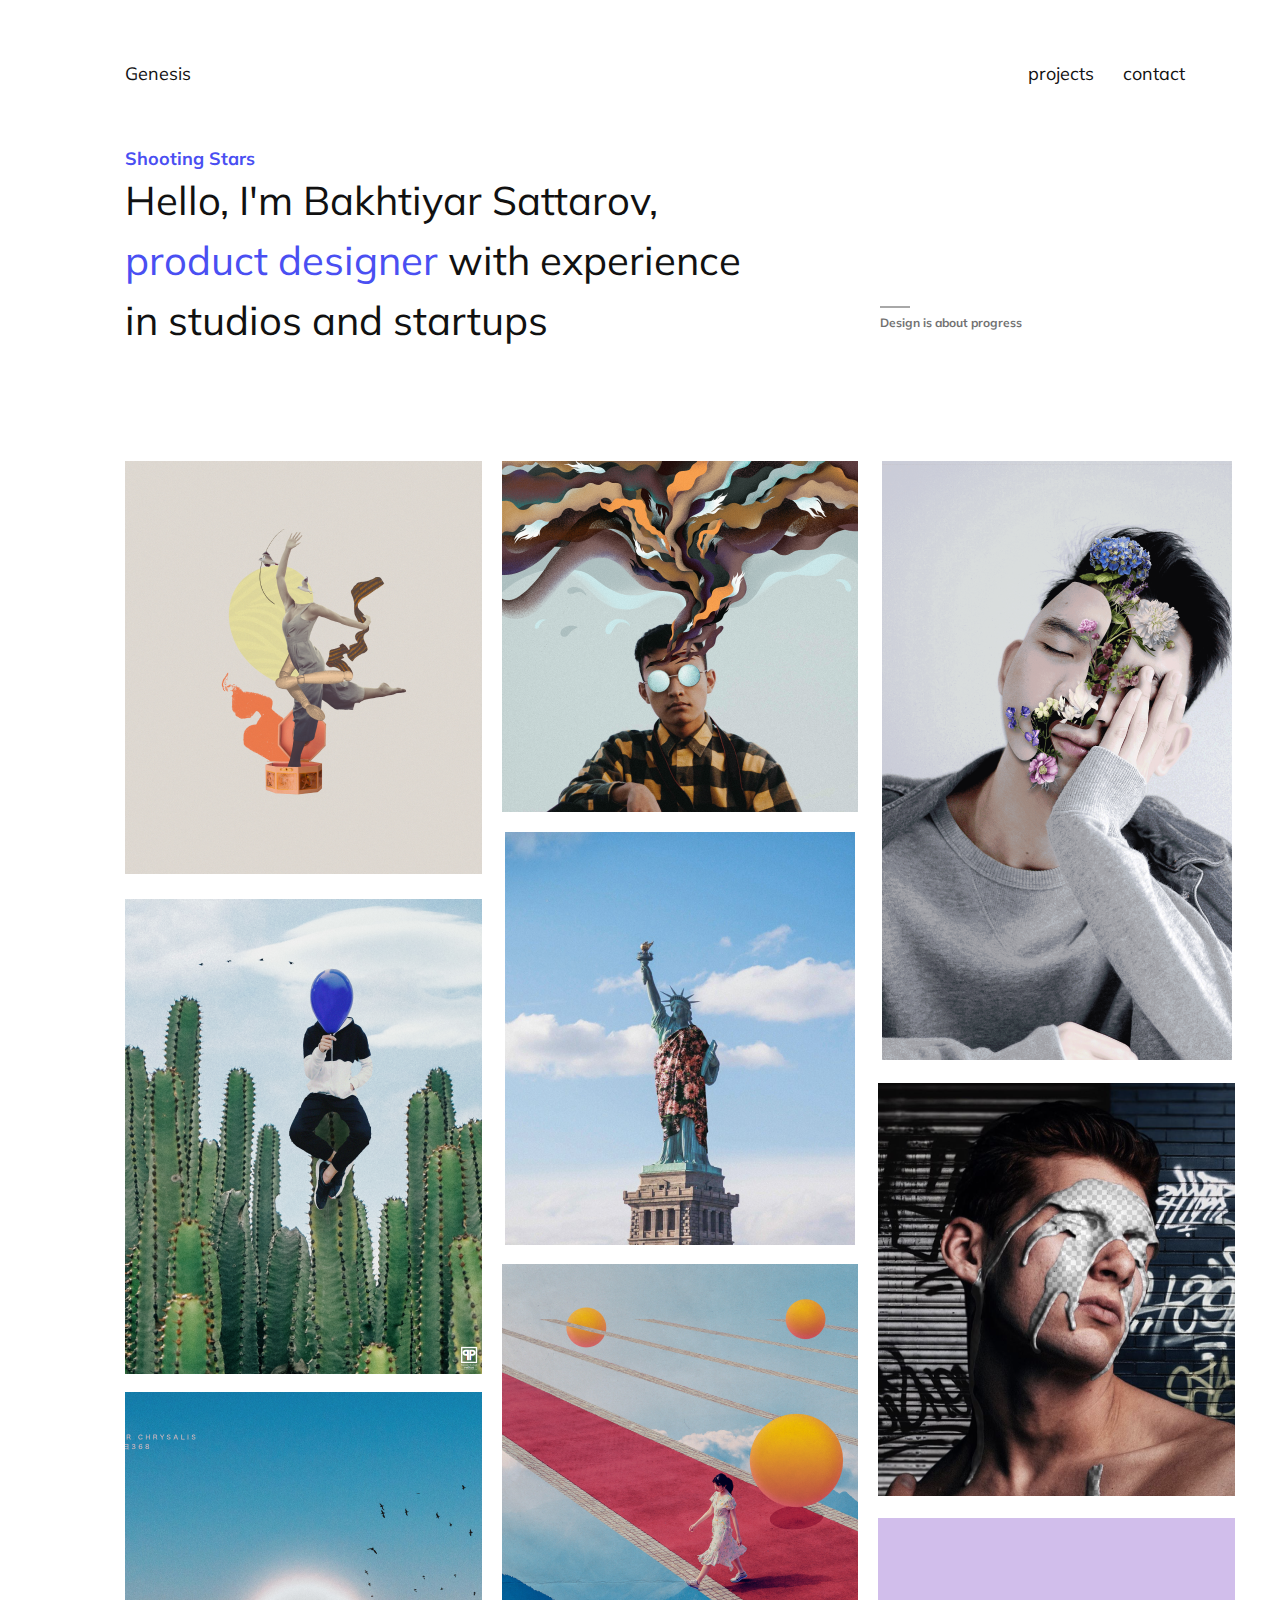
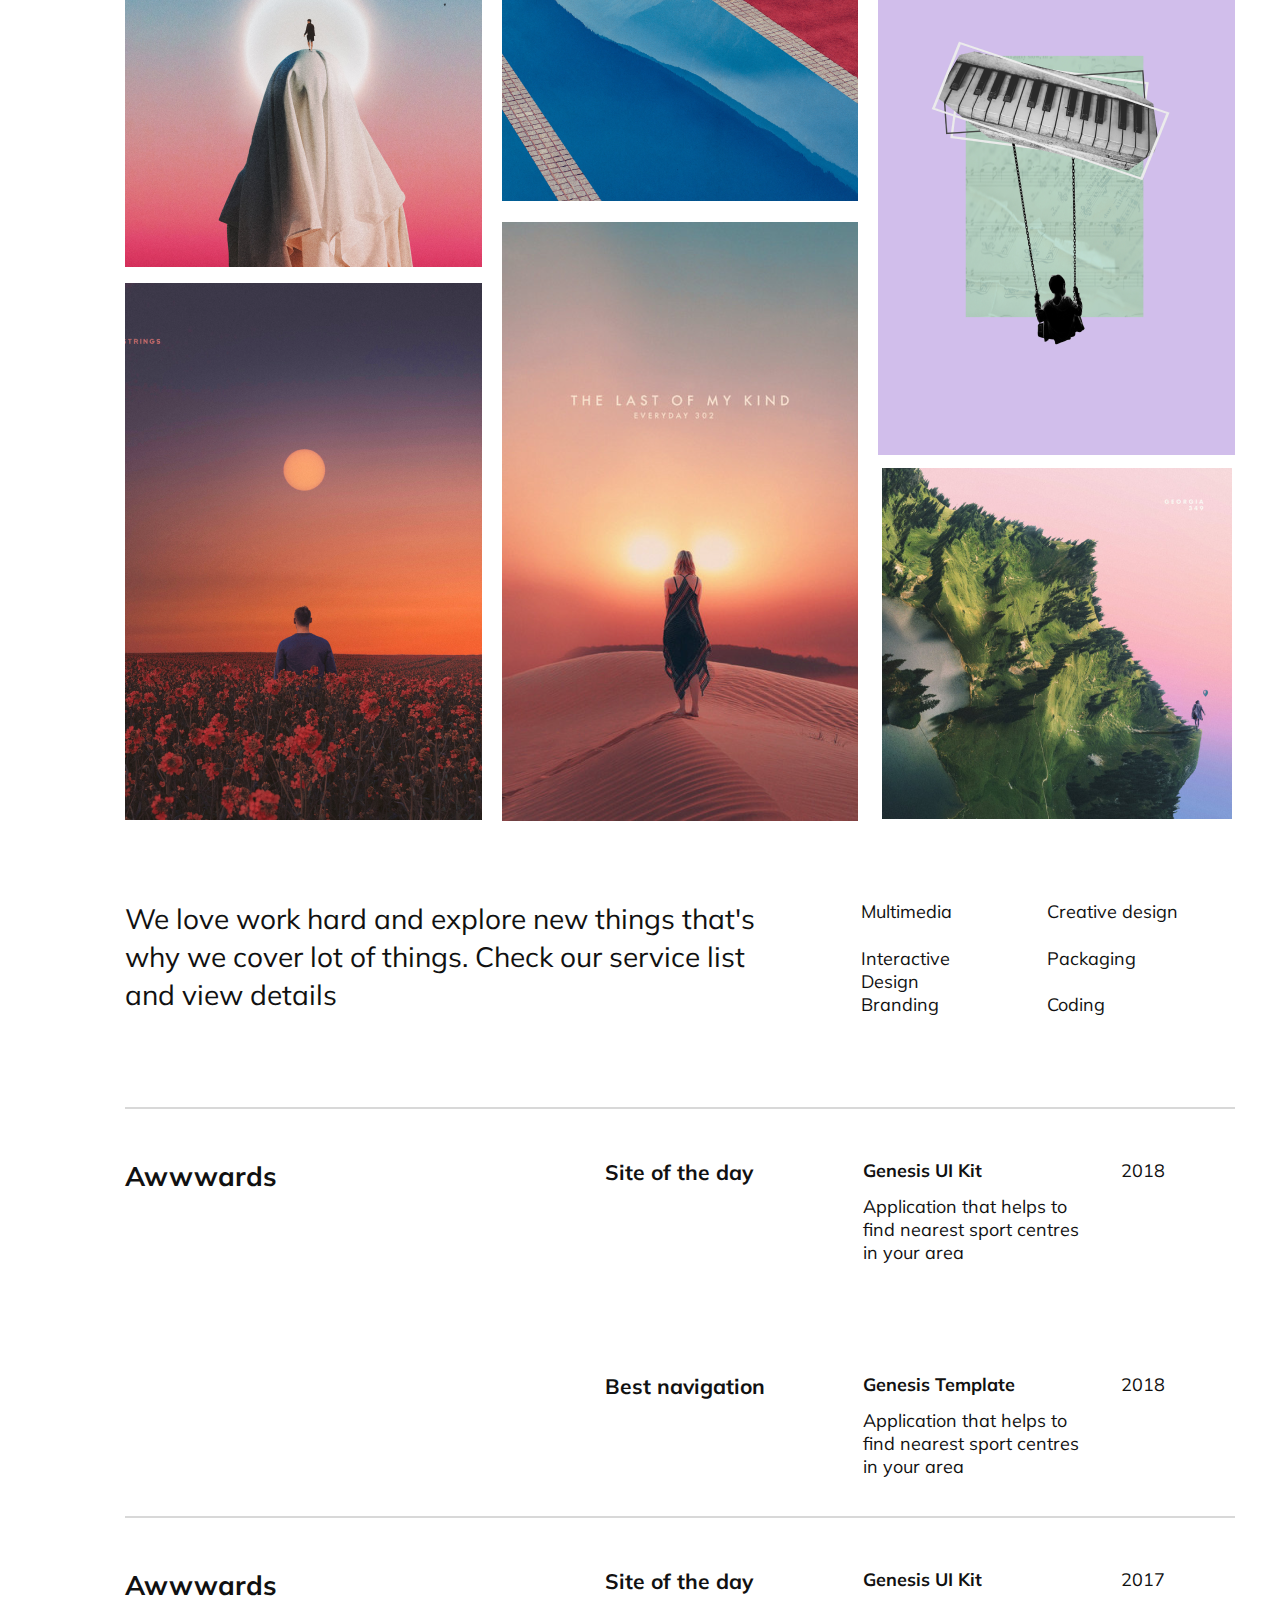
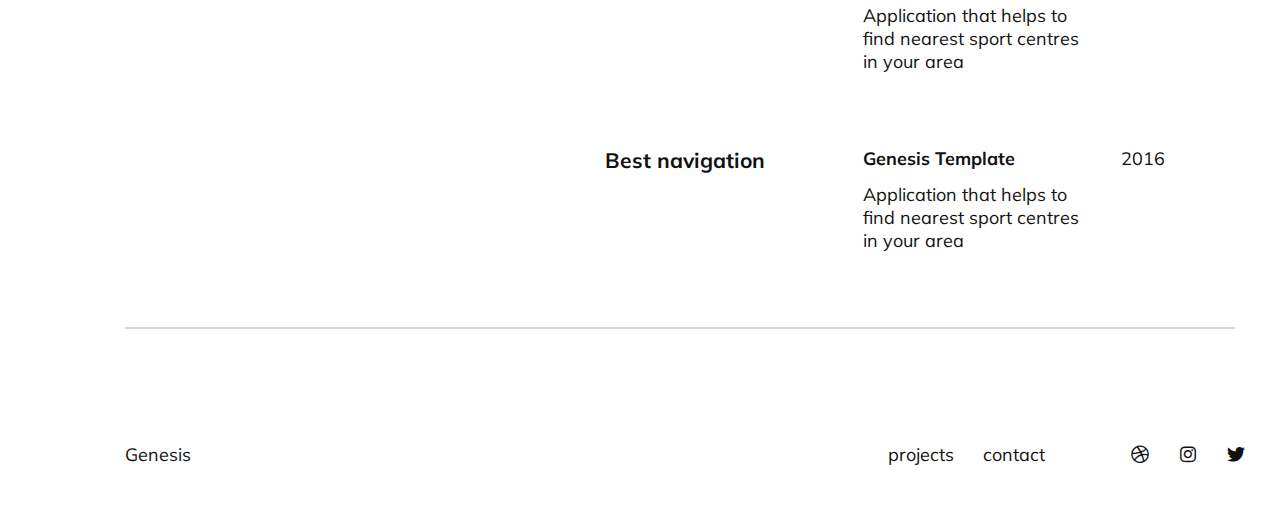
<file: index.html>
<!DOCTYPE html>
<html lang="en">

<head>
    <meta charset="UTF-8">
    <meta http-equiv="X-UA-Compatible" content="IE=edge">
    <meta name="viewport" content="width=device-width, initial-scale=1.0">
    <title>Genesis</title>
    <link rel="preconnect" href="https://fonts.googleapis.com">
    <link rel="preconnect" href="https://fonts.gstatic.com" crossorigin>
    <link href="https://fonts.googleapis.com/css2?family=Mulish&display=swap" rel="stylesheet">
    <link rel="stylesheet" 
    href="https://cdnjs.cloudflare.com/ajax/libs/font-awesome/6.0.0/css/all.min.css">
    <link rel="stylesheet" href="main.css">
</head>

<body>
    <header>
        <nav>
            <a href="index.html">Genesis</a>
            <ul>
                <li><a href="http:projects.html">projects</a></li>
                <li><a href="http:contact.html">contact</a></li>
            </ul>
        </nav>
    </header>
    <section class="sect-one">
        <h4>Shooting Stars</h4>
        <div class="sect-one__text">
            <p>Hello, I'm Bakhtiyar Sattarov, <span>product designer</span> with experience in studios and startups</p>
            <h6>Design is about progress</h6>
        </div>
    </section>
    <section class="sect-two">
        <div class="pic-1"><img src="images/img-one.png" alt=""></div>
        <div class="pic-2"><img src="images/img-two.png" alt=""></div>
        <div class="pic-3"><img src="images/img-three.png" alt=""></div>
        <div class="pic-4"><img src="images/img-four.png" alt=""></div>
        <div class="pic-5"><img src="images/img-five.png" alt=""></div>
        <div class="pic-6"><img src="images/img-sex.png" alt=""></div>
        <div class="pic-7"><img src="images/img-seven.png" alt=""></div>
        <div class="pic-8"><img src="images/img-eight.png" alt=""></div>
        <div class="pic-9"><img src="images/img-nine.png" alt=""></div>
        <div class="pic-10"><img src="images/img-ten.png" alt=""></div>
        <div class="pic-11"><img src="images/img-eleven.png" alt=""></div>
        <div class="pic-12"><img src="images/img-twelve.png" alt=""></div>
    </section>
    <section class="sect-three">
        <p class="sect-three__para-1">We love work hard and explore new things that's why we cover lot of things. Check
            our service list and view details</p>
        <p>Multimedia</p>
        <p>Creative design</p>
        <p class="sect-three__para-4">Interactive Design</p>
        <p class="sect-three__para-5">Packaging</p>
        <p class="sect-three__para-6">Branding</p>
        <p class="sect-three__para-7">Coding</p>
    </section>
    <section class="sect-four">
        <h2>Awwwards</h2>
        <h3>Site of the day</h3>
        <h4>Genesis UI Kit</h4>
        <p>2018</p>
        <p class="sect-four__para-1">Application that helps to find nearest sport centres in your area</p>
        <h3 class="sect-four__title">Best navigation</h3>
        <h4 class="sect-four__sub-title">Genesis Template</h4>
        <p class="sect-four__para-2">2018</p>
        <p class="sect-four__para-3">Application that helps to find nearest sport centres in your area</p>
    </section>
    <section class="sect-five">
        <h2>Awwwards</h2>
        <h3>Site of the day</h3>
        <h4>Genesis UI Kit</h4>
        <p>2017</p>
        <p class="sect-five__para-1">Application that helps to find nearest sport centres in your area</p>
        <h3 class="sect-five__title">Best navigation</h3>
        <h4 class="sect-five__sub-title">Genesis Template</h4>
        <p class="sect-five__para-2">Application that helps to find nearest sport centres in your area</p>
        <p class="sect-five__para-3">2016</p>
    </section>
    <footer>
        <div class="footer-menu">
            <a href="index.html">Genesis</a>
            <ul>
                <li><a href="http:projects.html">projects</a></li>
                <li><a href="http:contact.html">contact</a></li>
                <div class="footer-icons">
                    <a href="https://dribbble.com/" target="_blank"><i class="fa-brands fa-dribbble"></i></a>
                    <a href="http://www.instagram.com/" target="_blank"><i class="fa-brands fa-instagram"></i></a>
                    <a href="https://www.twitter.com/" target="_blank"><i class="fa-brands fa-twitter"></i></a>
                </div>
            </ul>
        </div>
    </footer>
</body>

</html>
</file>
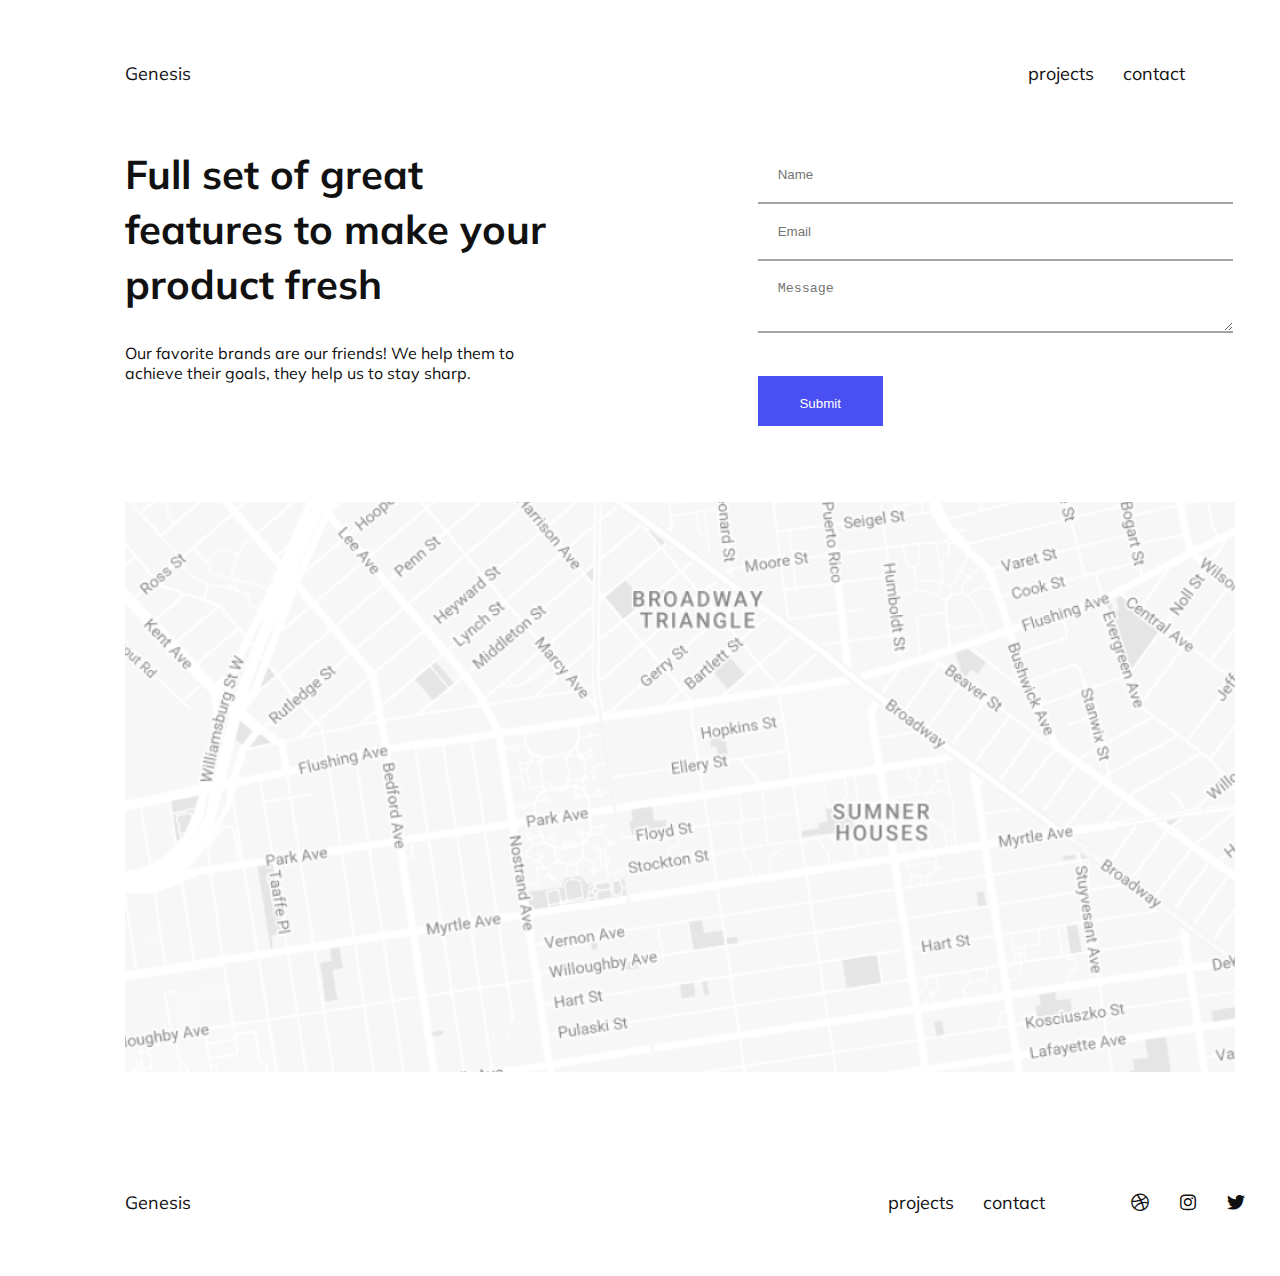
<file: contact.html>
<!DOCTYPE html>
<html lang="en">

<head>
    <meta charset="UTF-8">
    <meta http-equiv="X-UA-Compatible" content="IE=edge">
    <meta name="viewport" content="width=device-width, initial-scale=1.0">
    <title>Genesis</title>
    <link rel="preconnect" href="https://fonts.googleapis.com">
    <link rel="preconnect" href="https://fonts.gstatic.com" crossorigin>
    <link href="https://fonts.googleapis.com/css2?family=Mulish&display=swap" rel="stylesheet">
    <link rel="stylesheet" href="https://cdnjs.cloudflare.com/ajax/libs/font-awesome/6.0.0/css/all.min.css">
    <link rel="stylesheet" href="contact.css">
</head>

<body>
    <header>
        <nav>
            <a href="index.html">Genesis</a>
            <ul>
                <li><a href="http:projects.html">projects</a></li>
                <li><a href="http:contacts.html">contact</a></li>
            </ul>
        </nav>
    </header>
    <section class="sect-one">
        <div>
            <h1>Full set of great features to make your product fresh</h1>
            <p>Our favorite brands are our friends! We help them to achieve their goals, they help us to stay sharp.</p>
        </div>
        <form action="/action_page.php" target="_blank">
            <label for="fname"></label>
            <input type="text" id="name" name="name" value="" placeholder="name" required>
            <label for="email"></label>
            <input type="email" id="email" name="email" placeholder="email" required>
            <textarea name="message" id="message" placeholder="message"></textarea>
            <input type="submit" value="Submit">
        </form>
    </section>
    <section class="sect-two">
        <img src="./images/Map.png" alt="map">
    </section>
    <footer>
        <div class="footer-menu">
            <a href="index.html">Genesis</a>
            <ul>
                <li><a href="http:projects.html">projects</a></li>
                <li><a href="http:contact.html">contact</a></li>
                <div class="footer-icons">
                    <a href="https://dribbble.com/" target="_blank"><i class="fa-brands fa-dribbble"></i></a>
                    <a href="http://www.instagram.com/" target="_blank"><i class="fa-brands fa-instagram"></i></a>
                    <a href="https://www.twitter.com/" target="_blank"><i class="fa-brands fa-twitter"></i></a>
                </div>
            </ul>
        </div>
    </footer>
</body>

</html>
</file>
<file: main.css>
header {
  max-width: 1000px;
  margin: 62px 0px;
}
header nav {
  display: -webkit-box;
  display: -ms-flexbox;
  display: flex;
  -webkit-box-pack: justify;
      -ms-flex-pack: justify;
          justify-content: space-between;
}
header nav ul {
  list-style-type: none;
  display: -webkit-box;
  display: -ms-flexbox;
  display: flex;
  position: relative;
  left: 60px;
}
header nav ul li {
  margin-left: 29px;
}
header nav a {
  text-decoration: none;
  color: #111111;
}
header nav a:hover {
  color: #4A4FF2;
  text-decoration: underline;
}

footer {
  max-width: 1000px;
  margin: 62px 0px;
}
footer .footer-menu {
  display: -webkit-box;
  display: -ms-flexbox;
  display: flex;
  -webkit-box-pack: justify;
      -ms-flex-pack: justify;
          justify-content: space-between;
  margin-top: 114px;
}
footer .footer-menu ul {
  list-style-type: none;
  display: -webkit-box;
  display: -ms-flexbox;
  display: flex;
  position: relative;
  left: 60px;
}
footer .footer-menu ul li {
  margin-left: 29px;
}
footer .footer-menu a {
  text-decoration: none;
  color: #111111;
}
footer .footer-menu a:hover {
  color: #4A4FF2;
  text-decoration: underline;
}

.footer-icons {
  position: relative;
  left: 60px;
}
.footer-icons i {
  margin-left: 26px;
}

* {
  -webkit-box-sizing: border-box;
          box-sizing: border-box;
  padding: 0px;
  margin: 0px;
}

body {
  background-color: #ffff;
  font-family: "Mulish", sans-serif;
  font-size: 18px;
  color: #111111;
  padding: 0px 125px;
}

.sect-one h4 {
  color: #4A4FF2;
}
.sect-one p {
  font-size: 40px;
  line-height: 60px;
  width: 635px;
  height: 191px;
}
.sect-one span {
  color: #4A4FF2;
}
.sect-one h6 {
  position: relative;
  top: 145px;
  left: 120px;
  opacity: 60%;
}
.sect-one__text {
  display: -webkit-box;
  display: -ms-flexbox;
  display: flex;
}

h6::after {
  content: "";
  background-color: #111111;
  opacity: 60%;
  position: absolute;
  top: -9px;
  left: 0;
  height: 2px;
  width: 30px;
}

.sect-two {
  width: 1110px;
  height: 1960px;
  display: -ms-grid;
  display: grid;
  margin-top: 100px;
  -ms-grid-rows: 17.9% 20px 2.4% 20px 8.4% 20px 8.2% 20px 5.5% 20px 5.4% 20px 14.5% 20px 2.1% 20px 8.4% 20px 18%;
  grid-template-rows: 17.9% 2.4% 8.4% 8.2% 5.5% 5.4% 14.5% 2.1% 8.4% 18%;
  -ms-grid-columns: 1fr 20px 1fr 20px 1fr;
  grid-template-columns: 1fr 1fr 1fr;
  gap: 20px;
  justify-items: center;
}

.sect-two > *:nth-child(1) {
  -ms-grid-row: 1;
  -ms-grid-column: 1;
}

.sect-two > *:nth-child(2) {
  -ms-grid-row: 1;
  -ms-grid-column: 3;
}

.sect-two > *:nth-child(3) {
  -ms-grid-row: 1;
  -ms-grid-column: 5;
}

.sect-two > *:nth-child(4) {
  -ms-grid-row: 3;
  -ms-grid-column: 1;
}

.sect-two > *:nth-child(5) {
  -ms-grid-row: 3;
  -ms-grid-column: 3;
}

.sect-two > *:nth-child(6) {
  -ms-grid-row: 3;
  -ms-grid-column: 5;
}

.sect-two > *:nth-child(7) {
  -ms-grid-row: 5;
  -ms-grid-column: 1;
}

.sect-two > *:nth-child(8) {
  -ms-grid-row: 5;
  -ms-grid-column: 3;
}

.sect-two > *:nth-child(9) {
  -ms-grid-row: 5;
  -ms-grid-column: 5;
}

.sect-two > *:nth-child(10) {
  -ms-grid-row: 7;
  -ms-grid-column: 1;
}

.sect-two > *:nth-child(11) {
  -ms-grid-row: 7;
  -ms-grid-column: 3;
}

.sect-two > *:nth-child(12) {
  -ms-grid-row: 7;
  -ms-grid-column: 5;
}

.sect-two > *:nth-child(13) {
  -ms-grid-row: 9;
  -ms-grid-column: 1;
}

.sect-two > *:nth-child(14) {
  -ms-grid-row: 9;
  -ms-grid-column: 3;
}

.sect-two > *:nth-child(15) {
  -ms-grid-row: 9;
  -ms-grid-column: 5;
}

.sect-two > *:nth-child(16) {
  -ms-grid-row: 11;
  -ms-grid-column: 1;
}

.sect-two > *:nth-child(17) {
  -ms-grid-row: 11;
  -ms-grid-column: 3;
}

.sect-two > *:nth-child(18) {
  -ms-grid-row: 11;
  -ms-grid-column: 5;
}

.sect-two > *:nth-child(19) {
  -ms-grid-row: 13;
  -ms-grid-column: 1;
}

.sect-two > *:nth-child(20) {
  -ms-grid-row: 13;
  -ms-grid-column: 3;
}

.sect-two > *:nth-child(21) {
  -ms-grid-row: 13;
  -ms-grid-column: 5;
}

.sect-two > *:nth-child(22) {
  -ms-grid-row: 15;
  -ms-grid-column: 1;
}

.sect-two > *:nth-child(23) {
  -ms-grid-row: 15;
  -ms-grid-column: 3;
}

.sect-two > *:nth-child(24) {
  -ms-grid-row: 15;
  -ms-grid-column: 5;
}

.sect-two > *:nth-child(25) {
  -ms-grid-row: 17;
  -ms-grid-column: 1;
}

.sect-two > *:nth-child(26) {
  -ms-grid-row: 17;
  -ms-grid-column: 3;
}

.sect-two > *:nth-child(27) {
  -ms-grid-row: 17;
  -ms-grid-column: 5;
}

.sect-two > *:nth-child(28) {
  -ms-grid-row: 19;
  -ms-grid-column: 1;
}

.sect-two > *:nth-child(29) {
  -ms-grid-row: 19;
  -ms-grid-column: 3;
}

.sect-two > *:nth-child(30) {
  -ms-grid-row: 19;
  -ms-grid-column: 5;
}
.sect-two:hover {
  opacity: 0.8;
  cursor: pointer;
}
.sect-two .pic-1 {
  -ms-grid-row: 1;
  -ms-grid-row-span: 2;
  -ms-grid-column: 1;
  -ms-grid-column-span: 1;
  grid-area: 1/1/3/2;
}
.sect-two .pic-2 {
  -ms-grid-row: 1;
  -ms-grid-row-span: 1;
  -ms-grid-column: 2;
  -ms-grid-column-span: 1;
  grid-area: 1/2/2/3;
}
.sect-two .pic-3 {
  -ms-grid-row: 1;
  -ms-grid-row-span: 3;
  -ms-grid-column: 3;
  -ms-grid-column-span: 1;
  grid-area: 1/3/4/4;
}
.sect-two .pic-4 {
  -ms-grid-row: 3;
  -ms-grid-row-span: 3;
  -ms-grid-column: 1;
  -ms-grid-column-span: 1;
  grid-area: 3/1/6/2;
}
.sect-two .pic-5 {
  -ms-grid-row: 2;
  -ms-grid-row-span: 3;
  -ms-grid-column: 2;
  -ms-grid-column-span: 1;
  grid-area: 2/2/5/3;
}
.sect-two .pic-6 {
  -ms-grid-row: 4;
  -ms-grid-row-span: 3;
  -ms-grid-column: 3;
  -ms-grid-column-span: 1;
  grid-area: 4/3/7/4;
}
.sect-two .pic-7 {
  -ms-grid-row: 6;
  -ms-grid-row-span: 3;
  -ms-grid-column: 1;
  -ms-grid-column-span: 1;
  grid-area: 6/1/9/2;
}
.sect-two .pic-8 {
  -ms-grid-row: 5;
  -ms-grid-row-span: 3;
  -ms-grid-column: 2;
  -ms-grid-column-span: 1;
  grid-area: 5/2/8/3;
}
.sect-two .pic-9 {
  -ms-grid-row: 7;
  -ms-grid-row-span: 3;
  -ms-grid-column: 3;
  -ms-grid-column-span: 1;
  grid-area: 7/3/10/4;
}
.sect-two .pic-10 {
  -ms-grid-row: 9;
  -ms-grid-row-span: 2;
  -ms-grid-column: 1;
  -ms-grid-column-span: 1;
  grid-area: 9/1/11/2;
}
.sect-two .pic-11 {
  -ms-grid-row: 8;
  -ms-grid-row-span: 3;
  -ms-grid-column: 2;
  -ms-grid-column-span: 1;
  grid-area: 8/2/11/3;
}
.sect-two .pic-12 {
  -ms-grid-row: 10;
  -ms-grid-row-span: 1;
  -ms-grid-column: 3;
  -ms-grid-column-span: 1;
  grid-area: 10/3/11/4;
}

.sect-three {
  width: 1000px;
  height: 106px;
  margin-top: 79px;
  display: -ms-grid;
  display: grid;
  -ms-grid-columns: 70% 2em 15% 2em 15%;
  grid-template-columns: 70% 15% 15%;
  -ms-grid-rows: 10% 2em 10% 2em 10% 2em 10% 2em 10% 2em 10% 2em 10% 2em 10% 2em 10% 2em 10%;
  grid-template-rows: repeat(10, 10%);
  gap: 2em;
}

.sect-three > *:nth-child(1) {
  -ms-grid-row: 1;
  -ms-grid-column: 1;
}

.sect-three > *:nth-child(2) {
  -ms-grid-row: 1;
  -ms-grid-column: 3;
}

.sect-three > *:nth-child(3) {
  -ms-grid-row: 1;
  -ms-grid-column: 5;
}

.sect-three > *:nth-child(4) {
  -ms-grid-row: 3;
  -ms-grid-column: 1;
}

.sect-three > *:nth-child(5) {
  -ms-grid-row: 3;
  -ms-grid-column: 3;
}

.sect-three > *:nth-child(6) {
  -ms-grid-row: 3;
  -ms-grid-column: 5;
}

.sect-three > *:nth-child(7) {
  -ms-grid-row: 5;
  -ms-grid-column: 1;
}

.sect-three > *:nth-child(8) {
  -ms-grid-row: 5;
  -ms-grid-column: 3;
}

.sect-three > *:nth-child(9) {
  -ms-grid-row: 5;
  -ms-grid-column: 5;
}

.sect-three > *:nth-child(10) {
  -ms-grid-row: 7;
  -ms-grid-column: 1;
}

.sect-three > *:nth-child(11) {
  -ms-grid-row: 7;
  -ms-grid-column: 3;
}

.sect-three > *:nth-child(12) {
  -ms-grid-row: 7;
  -ms-grid-column: 5;
}

.sect-three > *:nth-child(13) {
  -ms-grid-row: 9;
  -ms-grid-column: 1;
}

.sect-three > *:nth-child(14) {
  -ms-grid-row: 9;
  -ms-grid-column: 3;
}

.sect-three > *:nth-child(15) {
  -ms-grid-row: 9;
  -ms-grid-column: 5;
}

.sect-three > *:nth-child(16) {
  -ms-grid-row: 11;
  -ms-grid-column: 1;
}

.sect-three > *:nth-child(17) {
  -ms-grid-row: 11;
  -ms-grid-column: 3;
}

.sect-three > *:nth-child(18) {
  -ms-grid-row: 11;
  -ms-grid-column: 5;
}

.sect-three > *:nth-child(19) {
  -ms-grid-row: 13;
  -ms-grid-column: 1;
}

.sect-three > *:nth-child(20) {
  -ms-grid-row: 13;
  -ms-grid-column: 3;
}

.sect-three > *:nth-child(21) {
  -ms-grid-row: 13;
  -ms-grid-column: 5;
}

.sect-three > *:nth-child(22) {
  -ms-grid-row: 15;
  -ms-grid-column: 1;
}

.sect-three > *:nth-child(23) {
  -ms-grid-row: 15;
  -ms-grid-column: 3;
}

.sect-three > *:nth-child(24) {
  -ms-grid-row: 15;
  -ms-grid-column: 5;
}

.sect-three > *:nth-child(25) {
  -ms-grid-row: 17;
  -ms-grid-column: 1;
}

.sect-three > *:nth-child(26) {
  -ms-grid-row: 17;
  -ms-grid-column: 3;
}

.sect-three > *:nth-child(27) {
  -ms-grid-row: 17;
  -ms-grid-column: 5;
}

.sect-three > *:nth-child(28) {
  -ms-grid-row: 19;
  -ms-grid-column: 1;
}

.sect-three > *:nth-child(29) {
  -ms-grid-row: 19;
  -ms-grid-column: 3;
}

.sect-three > *:nth-child(30) {
  -ms-grid-row: 19;
  -ms-grid-column: 5;
}

.sect-three__para-4 {
  -ms-grid-row: 2;
  -ms-grid-row-span: 1;
  -ms-grid-column: 2;
  -ms-grid-column-span: 1;
  grid-area: 2/2/3/3;
}

.sect-three__para-5 {
  -ms-grid-row: 2;
  -ms-grid-row-span: 1;
  -ms-grid-column: 3;
  -ms-grid-column-span: 1;
  grid-area: 2/3/3/4;
}

.sect-three__para-6 {
  -ms-grid-row: 3;
  -ms-grid-row-span: 1;
  -ms-grid-column: 2;
  -ms-grid-column-span: 1;
  grid-area: 3/2/4/3;
}

.sect-three__para-7 {
  -ms-grid-row: 3;
  -ms-grid-row-span: 1;
  -ms-grid-column: 3;
  grid-area: 3/3/4/3;
}

.sect-three__para-1 {
  width: 635px;
  height: 106px;
  font-family: "Mulish", sans-serif;
  font-style: bold;
  font-size: 28px;
  line-height: 38px;
}

.sect-four {
  width: 1110px;
  height: 411px;
  margin-top: 101px;
  border-top: 2px solid #D8D8D8;
  border-bottom: 2px solid #D8D8D8;
  padding-top: 50px;
  display: -ms-grid;
  display: grid;
  -ms-grid-columns: 40% 2em 20% 2em 20% 2em 20%;
  grid-template-columns: 40% 20% 20% 20%;
  -ms-grid-rows: (10%)[10];
  grid-template-rows: repeat(10, 10%);
  -webkit-column-gap: 2em;
     -moz-column-gap: 2em;
          column-gap: 2em;
}

.sect-four > *:nth-child(1) {
  -ms-grid-row: 1;
  -ms-grid-column: 1;
}

.sect-four > *:nth-child(2) {
  -ms-grid-row: 1;
  -ms-grid-column: 3;
}

.sect-four > *:nth-child(3) {
  -ms-grid-row: 1;
  -ms-grid-column: 5;
}

.sect-four > *:nth-child(4) {
  -ms-grid-row: 1;
  -ms-grid-column: 7;
}

.sect-four > *:nth-child(5) {
  -ms-grid-row: 2;
  -ms-grid-column: 1;
}

.sect-four > *:nth-child(6) {
  -ms-grid-row: 2;
  -ms-grid-column: 3;
}

.sect-four > *:nth-child(7) {
  -ms-grid-row: 2;
  -ms-grid-column: 5;
}

.sect-four > *:nth-child(8) {
  -ms-grid-row: 2;
  -ms-grid-column: 7;
}

.sect-four > *:nth-child(9) {
  -ms-grid-row: 3;
  -ms-grid-column: 1;
}

.sect-four > *:nth-child(10) {
  -ms-grid-row: 3;
  -ms-grid-column: 3;
}

.sect-four > *:nth-child(11) {
  -ms-grid-row: 3;
  -ms-grid-column: 5;
}

.sect-four > *:nth-child(12) {
  -ms-grid-row: 3;
  -ms-grid-column: 7;
}

.sect-four > *:nth-child(13) {
  -ms-grid-row: 4;
  -ms-grid-column: 1;
}

.sect-four > *:nth-child(14) {
  -ms-grid-row: 4;
  -ms-grid-column: 3;
}

.sect-four > *:nth-child(15) {
  -ms-grid-row: 4;
  -ms-grid-column: 5;
}

.sect-four > *:nth-child(16) {
  -ms-grid-row: 4;
  -ms-grid-column: 7;
}

.sect-four > *:nth-child(17) {
  -ms-grid-row: 5;
  -ms-grid-column: 1;
}

.sect-four > *:nth-child(18) {
  -ms-grid-row: 5;
  -ms-grid-column: 3;
}

.sect-four > *:nth-child(19) {
  -ms-grid-row: 5;
  -ms-grid-column: 5;
}

.sect-four > *:nth-child(20) {
  -ms-grid-row: 5;
  -ms-grid-column: 7;
}

.sect-four > *:nth-child(21) {
  -ms-grid-row: 6;
  -ms-grid-column: 1;
}

.sect-four > *:nth-child(22) {
  -ms-grid-row: 6;
  -ms-grid-column: 3;
}

.sect-four > *:nth-child(23) {
  -ms-grid-row: 6;
  -ms-grid-column: 5;
}

.sect-four > *:nth-child(24) {
  -ms-grid-row: 6;
  -ms-grid-column: 7;
}

.sect-four > *:nth-child(25) {
  -ms-grid-row: 7;
  -ms-grid-column: 1;
}

.sect-four > *:nth-child(26) {
  -ms-grid-row: 7;
  -ms-grid-column: 3;
}

.sect-four > *:nth-child(27) {
  -ms-grid-row: 7;
  -ms-grid-column: 5;
}

.sect-four > *:nth-child(28) {
  -ms-grid-row: 7;
  -ms-grid-column: 7;
}

.sect-four > *:nth-child(29) {
  -ms-grid-row: 8;
  -ms-grid-column: 1;
}

.sect-four > *:nth-child(30) {
  -ms-grid-row: 8;
  -ms-grid-column: 3;
}

.sect-four > *:nth-child(31) {
  -ms-grid-row: 8;
  -ms-grid-column: 5;
}

.sect-four > *:nth-child(32) {
  -ms-grid-row: 8;
  -ms-grid-column: 7;
}

.sect-four > *:nth-child(33) {
  -ms-grid-row: 9;
  -ms-grid-column: 1;
}

.sect-four > *:nth-child(34) {
  -ms-grid-row: 9;
  -ms-grid-column: 3;
}

.sect-four > *:nth-child(35) {
  -ms-grid-row: 9;
  -ms-grid-column: 5;
}

.sect-four > *:nth-child(36) {
  -ms-grid-row: 9;
  -ms-grid-column: 7;
}

.sect-four > *:nth-child(37) {
  -ms-grid-row: 10;
  -ms-grid-column: 1;
}

.sect-four > *:nth-child(38) {
  -ms-grid-row: 10;
  -ms-grid-column: 3;
}

.sect-four > *:nth-child(39) {
  -ms-grid-row: 10;
  -ms-grid-column: 5;
}

.sect-four > *:nth-child(40) {
  -ms-grid-row: 10;
  -ms-grid-column: 7;
}

.sect-four__para-1 {
  -ms-grid-row: 2;
  -ms-grid-row-span: 1;
  -ms-grid-column: 3;
  -ms-grid-column-span: 1;
  grid-area: 2/3/3/4;
}

.sect-four__title {
  -ms-grid-row: 7;
  -ms-grid-row-span: 1;
  -ms-grid-column: 2;
  -ms-grid-column-span: 1;
  grid-area: 7/2/8/3;
}

.sect-four__sub-title {
  -ms-grid-row: 7;
  -ms-grid-row-span: 1;
  -ms-grid-column: 3;
  -ms-grid-column-span: 1;
  grid-area: 7/3/8/4;
}

.sect-four__para-2 {
  -ms-grid-row: 7;
  -ms-grid-row-span: 1;
  -ms-grid-column: 4;
  -ms-grid-column-span: 1;
  grid-area: 7/4/8/5;
}

.sect-four__para-3 {
  -ms-grid-row: 8;
  -ms-grid-row-span: 1;
  -ms-grid-column: 3;
  -ms-grid-column-span: 1;
  grid-area: 8/3/9/4;
}

.sect-five {
  width: 1110px;
  height: 411px;
  border-bottom: 2px solid #D8D8D8;
  padding-top: 50px;
  display: -ms-grid;
  display: grid;
  -ms-grid-columns: 40% 2em 20% 2em 20% 2em 20%;
  grid-template-columns: 40% 20% 20% 20%;
  -ms-grid-rows: (10%)[10];
  grid-template-rows: repeat(10, 10%);
  -webkit-column-gap: 2em;
     -moz-column-gap: 2em;
          column-gap: 2em;
}

.sect-five > *:nth-child(1) {
  -ms-grid-row: 1;
  -ms-grid-column: 1;
}

.sect-five > *:nth-child(2) {
  -ms-grid-row: 1;
  -ms-grid-column: 3;
}

.sect-five > *:nth-child(3) {
  -ms-grid-row: 1;
  -ms-grid-column: 5;
}

.sect-five > *:nth-child(4) {
  -ms-grid-row: 1;
  -ms-grid-column: 7;
}

.sect-five > *:nth-child(5) {
  -ms-grid-row: 2;
  -ms-grid-column: 1;
}

.sect-five > *:nth-child(6) {
  -ms-grid-row: 2;
  -ms-grid-column: 3;
}

.sect-five > *:nth-child(7) {
  -ms-grid-row: 2;
  -ms-grid-column: 5;
}

.sect-five > *:nth-child(8) {
  -ms-grid-row: 2;
  -ms-grid-column: 7;
}

.sect-five > *:nth-child(9) {
  -ms-grid-row: 3;
  -ms-grid-column: 1;
}

.sect-five > *:nth-child(10) {
  -ms-grid-row: 3;
  -ms-grid-column: 3;
}

.sect-five > *:nth-child(11) {
  -ms-grid-row: 3;
  -ms-grid-column: 5;
}

.sect-five > *:nth-child(12) {
  -ms-grid-row: 3;
  -ms-grid-column: 7;
}

.sect-five > *:nth-child(13) {
  -ms-grid-row: 4;
  -ms-grid-column: 1;
}

.sect-five > *:nth-child(14) {
  -ms-grid-row: 4;
  -ms-grid-column: 3;
}

.sect-five > *:nth-child(15) {
  -ms-grid-row: 4;
  -ms-grid-column: 5;
}

.sect-five > *:nth-child(16) {
  -ms-grid-row: 4;
  -ms-grid-column: 7;
}

.sect-five > *:nth-child(17) {
  -ms-grid-row: 5;
  -ms-grid-column: 1;
}

.sect-five > *:nth-child(18) {
  -ms-grid-row: 5;
  -ms-grid-column: 3;
}

.sect-five > *:nth-child(19) {
  -ms-grid-row: 5;
  -ms-grid-column: 5;
}

.sect-five > *:nth-child(20) {
  -ms-grid-row: 5;
  -ms-grid-column: 7;
}

.sect-five > *:nth-child(21) {
  -ms-grid-row: 6;
  -ms-grid-column: 1;
}

.sect-five > *:nth-child(22) {
  -ms-grid-row: 6;
  -ms-grid-column: 3;
}

.sect-five > *:nth-child(23) {
  -ms-grid-row: 6;
  -ms-grid-column: 5;
}

.sect-five > *:nth-child(24) {
  -ms-grid-row: 6;
  -ms-grid-column: 7;
}

.sect-five > *:nth-child(25) {
  -ms-grid-row: 7;
  -ms-grid-column: 1;
}

.sect-five > *:nth-child(26) {
  -ms-grid-row: 7;
  -ms-grid-column: 3;
}

.sect-five > *:nth-child(27) {
  -ms-grid-row: 7;
  -ms-grid-column: 5;
}

.sect-five > *:nth-child(28) {
  -ms-grid-row: 7;
  -ms-grid-column: 7;
}

.sect-five > *:nth-child(29) {
  -ms-grid-row: 8;
  -ms-grid-column: 1;
}

.sect-five > *:nth-child(30) {
  -ms-grid-row: 8;
  -ms-grid-column: 3;
}

.sect-five > *:nth-child(31) {
  -ms-grid-row: 8;
  -ms-grid-column: 5;
}

.sect-five > *:nth-child(32) {
  -ms-grid-row: 8;
  -ms-grid-column: 7;
}

.sect-five > *:nth-child(33) {
  -ms-grid-row: 9;
  -ms-grid-column: 1;
}

.sect-five > *:nth-child(34) {
  -ms-grid-row: 9;
  -ms-grid-column: 3;
}

.sect-five > *:nth-child(35) {
  -ms-grid-row: 9;
  -ms-grid-column: 5;
}

.sect-five > *:nth-child(36) {
  -ms-grid-row: 9;
  -ms-grid-column: 7;
}

.sect-five > *:nth-child(37) {
  -ms-grid-row: 10;
  -ms-grid-column: 1;
}

.sect-five > *:nth-child(38) {
  -ms-grid-row: 10;
  -ms-grid-column: 3;
}

.sect-five > *:nth-child(39) {
  -ms-grid-row: 10;
  -ms-grid-column: 5;
}

.sect-five > *:nth-child(40) {
  -ms-grid-row: 10;
  -ms-grid-column: 7;
}

.sect-five__para-1 {
  -ms-grid-row: 2;
  -ms-grid-row-span: 1;
  -ms-grid-column: 3;
  -ms-grid-column-span: 1;
  grid-area: 2/3/3/4;
}

.sect-five__title {
  -ms-grid-row: 6;
  -ms-grid-row-span: 1;
  -ms-grid-column: 2;
  -ms-grid-column-span: 1;
  grid-area: 6/2/7/3;
}

.sect-five__sub-title {
  -ms-grid-row: 6;
  -ms-grid-row-span: 1;
  -ms-grid-column: 3;
  -ms-grid-column-span: 1;
  grid-area: 6/3/7/4;
}

.sect-five__para-2 {
  -ms-grid-row: 7;
  -ms-grid-row-span: 1;
  -ms-grid-column: 3;
  -ms-grid-column-span: 1;
  grid-area: 7/3/8/4;
}

.sect-five__para-3 {
  -ms-grid-row: 6;
  -ms-grid-row-span: 1;
  -ms-grid-column: 4;
  -ms-grid-column-span: 1;
  grid-area: 6/4/7/5;
}
</file>
<file: contact.css>
header {
  max-width: 1000px;
  margin: 62px 0px;
}
header nav {
  display: -webkit-box;
  display: -ms-flexbox;
  display: flex;
  -webkit-box-pack: justify;
      -ms-flex-pack: justify;
          justify-content: space-between;
}
header nav ul {
  list-style-type: none;
  display: -webkit-box;
  display: -ms-flexbox;
  display: flex;
  position: relative;
  left: 60px;
}
header nav ul li {
  margin-left: 29px;
}
header nav a {
  text-decoration: none;
  color: #111111;
}
header nav a:hover {
  color: #4A4FF2;
  text-decoration: underline;
}

footer {
  max-width: 1000px;
  margin: 62px 0px;
}
footer .footer-menu {
  display: -webkit-box;
  display: -ms-flexbox;
  display: flex;
  -webkit-box-pack: justify;
      -ms-flex-pack: justify;
          justify-content: space-between;
  margin-top: 114px;
}
footer .footer-menu ul {
  list-style-type: none;
  display: -webkit-box;
  display: -ms-flexbox;
  display: flex;
  position: relative;
  left: 60px;
}
footer .footer-menu ul li {
  margin-left: 29px;
}
footer .footer-menu a {
  text-decoration: none;
  color: #111111;
}
footer .footer-menu a:hover {
  color: #4A4FF2;
  text-decoration: underline;
}

.footer-icons {
  position: relative;
  left: 60px;
}
.footer-icons i {
  margin-left: 26px;
}

* {
  -webkit-box-sizing: border-box;
          box-sizing: border-box;
  padding: 0px;
  margin: 0px;
}

body {
  background-color: #ffff;
  font-family: "Mulish", sans-serif;
  font-size: 18px;
  color: #111111;
  padding: 0px 125px;
}

.sect-one {
  width: 1110px;
  height: 295px;
  display: -ms-grid;
  display: grid;
  -ms-grid-columns: 57% 43%;
  grid-template-columns: 57% 43%;
}
.sect-one h1 {
  width: 440px;
  height: 174px;
  font-size: 40px;
  line-height: 55px;
}
.sect-one p {
  width: 445px;
  height: 56px;
  margin-top: 22px;
  font-size: 16px;
}
.sect-one form {
  width: 475px;
  height: 291px;
  border: none;
}
.sect-one form input,
.sect-one form textarea {
  width: 100%;
  border: none;
  border-bottom: 2px solid #a7a1a1;
  text-transform: capitalize;
  color: #a7a1a1;
  padding: 20px;
  text-transform: capitalize;
  color: #a7a1a1;
}
.sect-one form input[type=submit] {
  width: 125px;
  height: 50px;
  border: none;
  margin-top: 38px;
  background-color: #4A4FF2;
  color: white;
  text-transform: capitalize;
}
.sect-one form input[type=submit]:hover {
  background-color: #c85fe2;
  cursor: pointer;
}

.sect-two img {
  margin-top: 60px;
}
</file>
